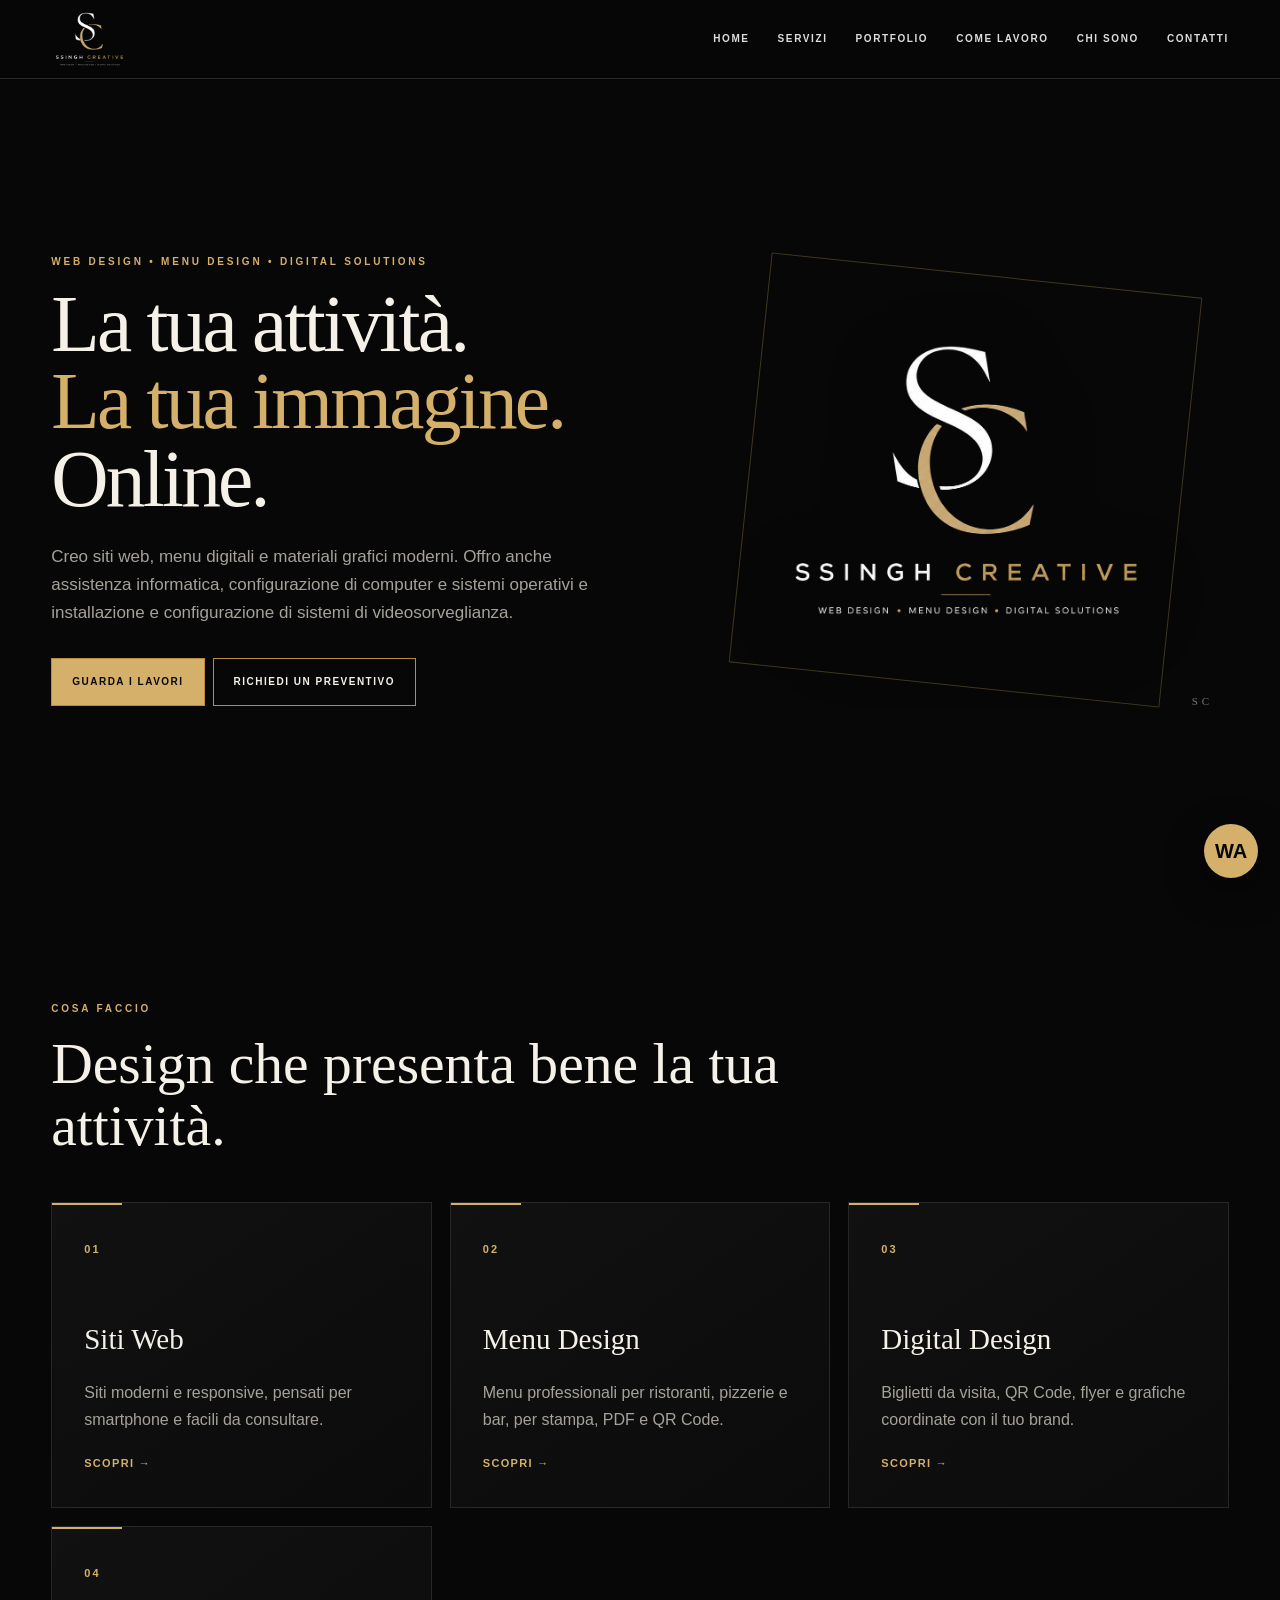
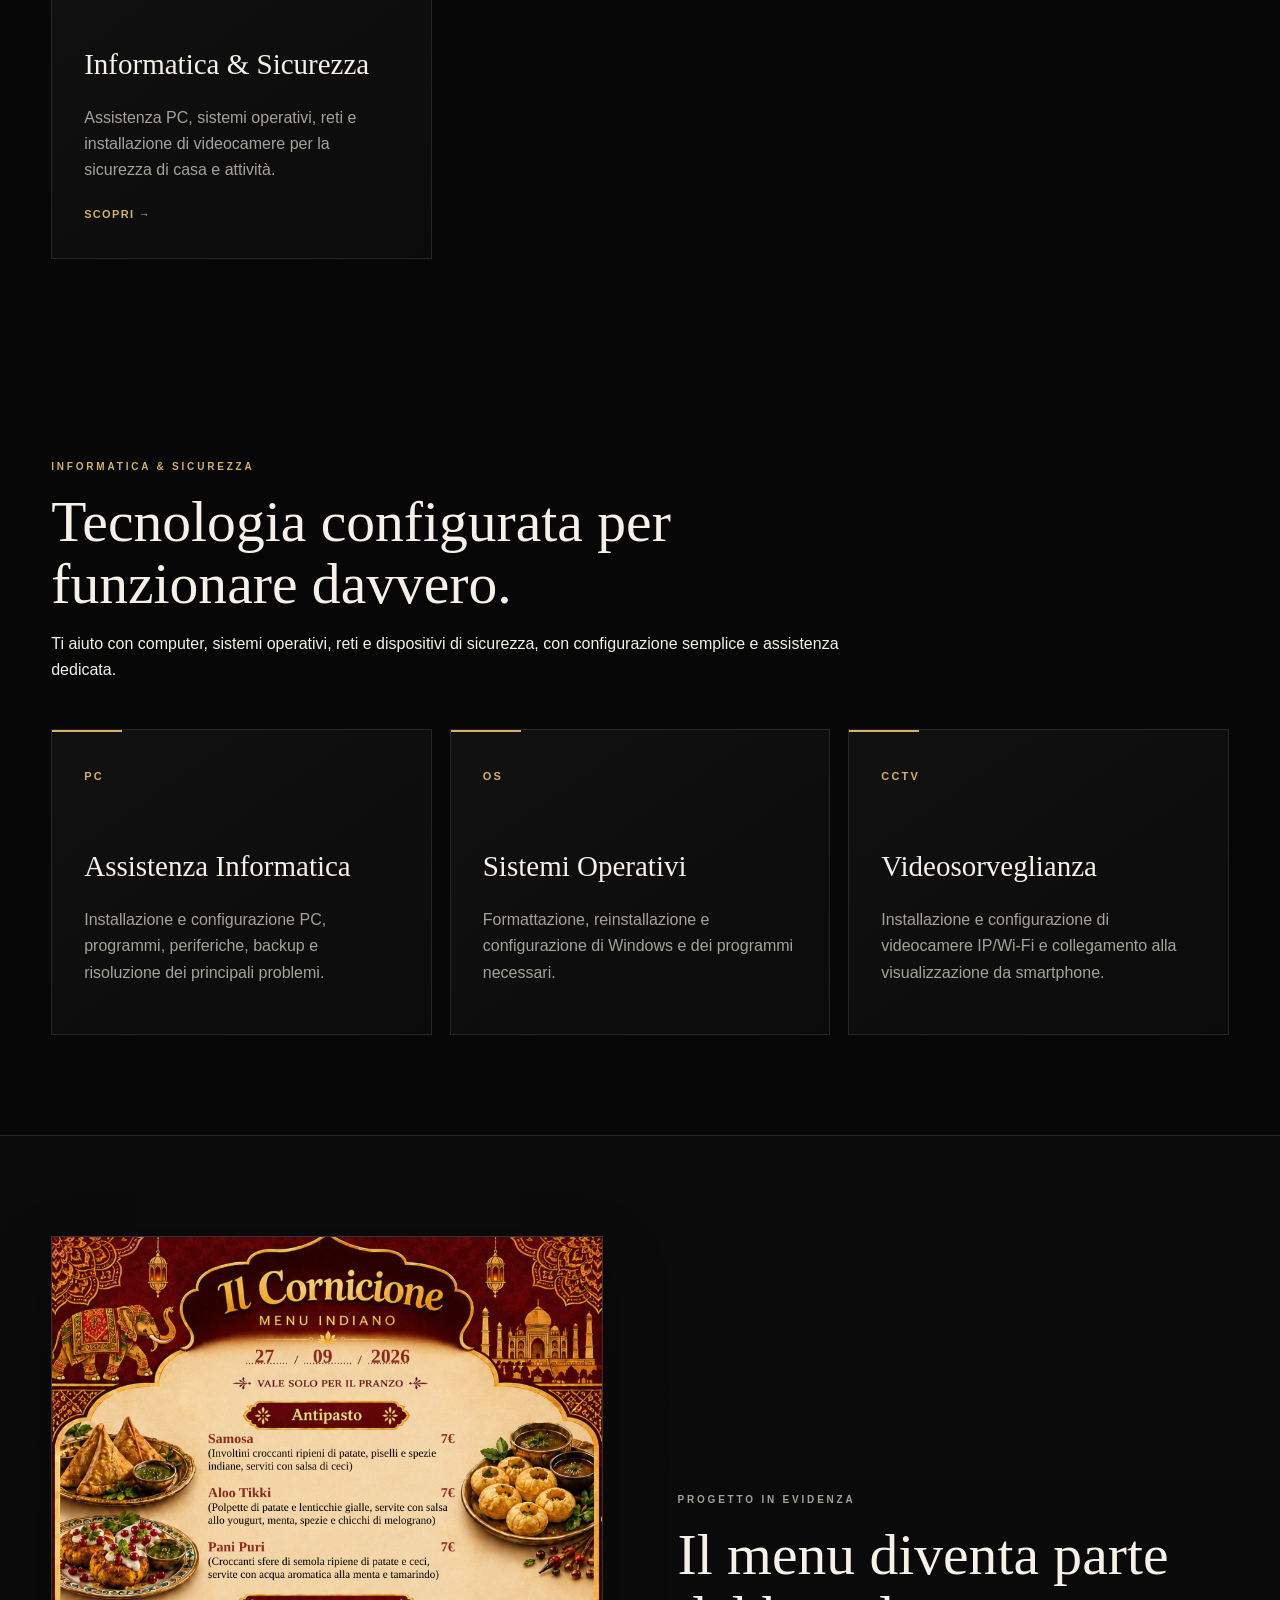
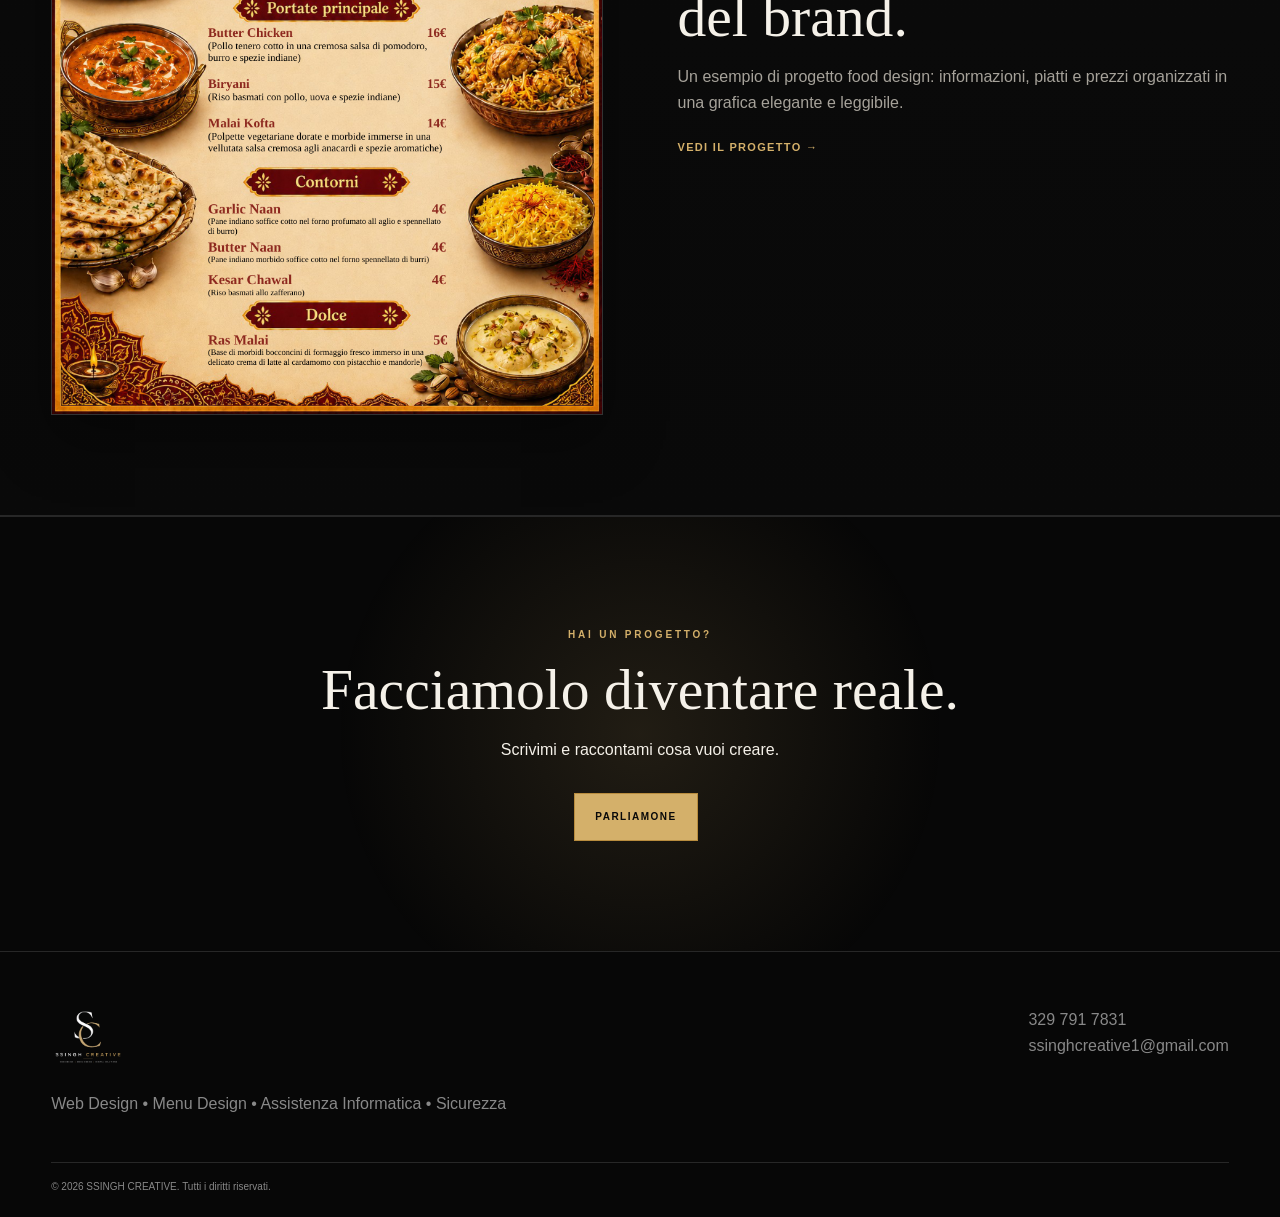
<file: index.html>
<!doctype html><html lang="it"><head><meta charset="utf-8"><meta name="viewport" content="width=device-width,initial-scale=1"><meta name="description" content="SSINGH CREATIVE — Web Design, Menu Design, Assistenza Informatica e Sicurezza."><title>Web Design & Digital Solutions | SSINGH CREATIVE</title><link rel="stylesheet" href="style.css"><meta name="theme-color" content="#070707"><meta property="og:title" content="SSINGH CREATIVE — Web Design & Digital Solutions"><meta property="og:description" content="Siti web, menu design, assistenza informatica e soluzioni di sicurezza per privati, attività e professionisti."><link rel="icon" type="image/png" href="assets/logo-clean.png"></head><body><header><div class="wrap bar"><a class="brand" href="index.html"><img class="logo" src="assets/logo-clean.png" alt="SSINGH CREATIVE"></a><button class="toggle">☰</button><nav class="nav"><a href="index.html">Home</a><a href="servizi.html">Servizi</a><a href="portfolio.html">Portfolio</a><a href="come-lavoro.html">Come lavoro</a><a href="chi-sono.html">Chi sono</a><a href="contatti.html">Contatti</a></nav></div></header><main><section class="wrap hero"><div><p class="ey">WEB DESIGN • MENU DESIGN • DIGITAL SOLUTIONS</p><h1>La tua attività.<br><span class="gold">La tua immagine.</span><br>Online.</h1><p class="lead">Creo siti web, menu digitali e materiali grafici moderni. Offro anche assistenza informatica, configurazione di computer e sistemi operativi e installazione e configurazione di sistemi di videosorveglianza.</p><a class="btn primary" href="portfolio.html">Guarda i lavori</a><a class="btn" href="contatti.html">Richiedi un preventivo</a></div><div class="hero-visual"><img class="hero-logo" src="assets/logo-clean.png" alt="SSINGH CREATIVE"></div></section>
<section class="section"><div class="wrap"><div class="title"><p class="ey">COSA FACCIO</p><h2>Design che presenta bene la tua attività.</h2></div><div class="cards"><article class="card"><span class="num">01</span><h3>Siti Web</h3><p>Siti moderni e responsive, pensati per smartphone e facili da consultare.</p><a href="servizi.html">Scopri →</a></article><article class="card"><span class="num">02</span><h3>Menu Design</h3><p>Menu professionali per ristoranti, pizzerie e bar, per stampa, PDF e QR Code.</p><a href="servizi.html#menu">Scopri →</a></article><article class="card"><span class="num">03</span><h3>Digital Design</h3><p>Biglietti da visita, QR Code, flyer e grafiche coordinate con il tuo brand.</p><a href="servizi.html#digital">Scopri →</a></article><article class="card"><span class="num">04</span><h3>Informatica & Sicurezza</h3><p>Assistenza PC, sistemi operativi, reti e installazione di videocamere per la sicurezza di casa e attività.</p><a href="servizi.html#informatica">Scopri →</a></article></div></div></section>
<section class="section"><div class="wrap"><div class="title"><p class="ey">INFORMATICA & SICUREZZA</p><h2>Tecnologia configurata per funzionare davvero.</h2><p>Ti aiuto con computer, sistemi operativi, reti e dispositivi di sicurezza, con configurazione semplice e assistenza dedicata.</p></div><div class="cards"><article class="card"><span class="num">PC</span><h3>Assistenza Informatica</h3><p>Installazione e configurazione PC, programmi, periferiche, backup e risoluzione dei principali problemi.</p></article><article class="card"><span class="num">OS</span><h3>Sistemi Operativi</h3><p>Formattazione, reinstallazione e configurazione di Windows e dei programmi necessari.</p></article><article class="card"><span class="num">CCTV</span><h3>Videosorveglianza</h3><p>Installazione e configurazione di videocamere IP/Wi‑Fi e collegamento alla visualizzazione da smartphone.</p></article></div></div></section><section class="section dark"><div class="wrap show"><div><img src="assets/menu-preview.png" alt="Esempio di menu design"></div><div><p class="ey">PROGETTO IN EVIDENZA</p><h2>Il menu diventa parte del brand.</h2><p>Un esempio di progetto food design: informazioni, piatti e prezzi organizzati in una grafica elegante e leggibile.</p><a href="portfolio.html">Vedi il progetto →</a></div></div></section><section class="cta"><p class="ey">HAI UN PROGETTO?</p><h2>Facciamolo diventare reale.</h2><p>Scrivimi e raccontami cosa vuoi creare.</p><a class="btn primary" href="contatti.html">Parliamone</a></section></main><a class="wa" href="https://wa.me/393297917831?text=Ciao%20SSINGH%20CREATIVE%2C%20vorrei%20informazioni." target="_blank" aria-label="Contatta SSINGH CREATIVE su WhatsApp">WA</a><footer class="footer"><div class="wrap foot"><div><img src="assets/logo-clean.png" alt="SSINGH CREATIVE"><p>Web Design • Menu Design • Assistenza Informatica • Sicurezza</p></div><div><a href="tel:+393297917831">329 791 7831</a><br><a href="mailto:ssinghcreative1@gmail.com">ssinghcreative1@gmail.com</a></div></div><div class="wrap copy">© 2026 SSINGH CREATIVE. Tutti i diritti riservati.</div></footer><script>const b=document.querySelector('.toggle'),n=document.querySelector('.nav');b&&b.addEventListener('click',()=>n.classList.toggle('open'));</script></body></html>
</file>
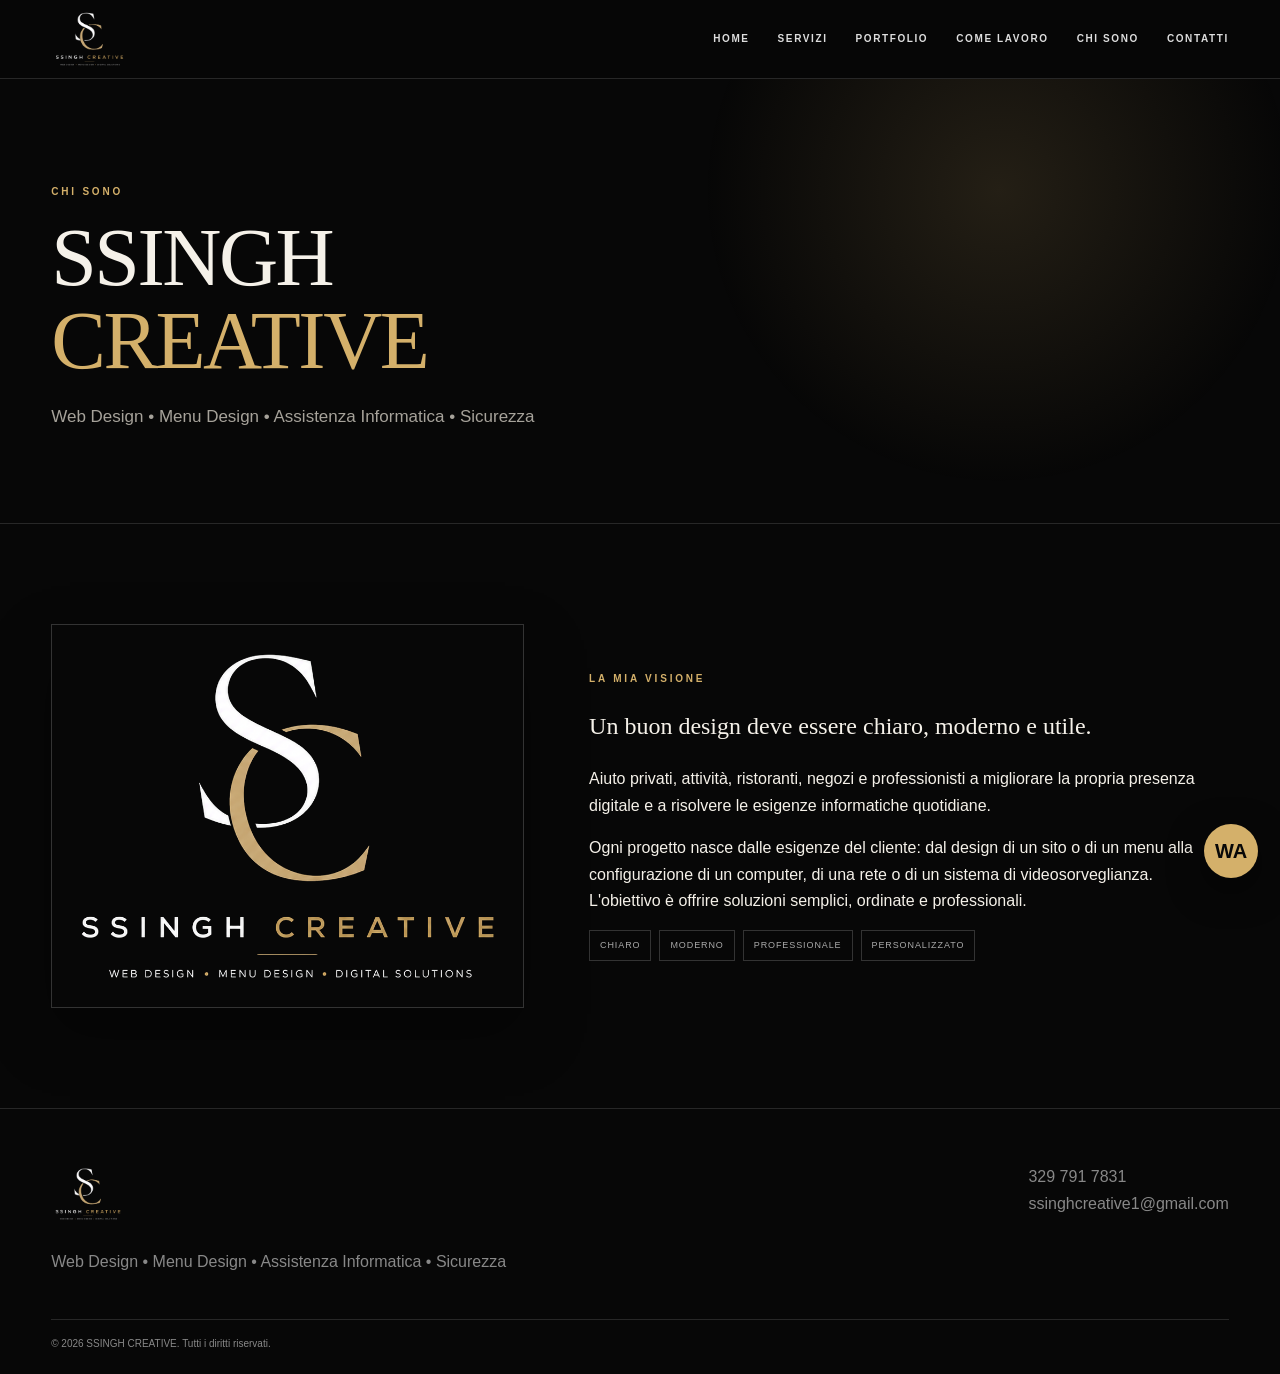
<file: chi-sono.html>
<!doctype html><html lang="it"><head><meta charset="utf-8"><meta name="viewport" content="width=device-width,initial-scale=1"><meta name="description" content="SSINGH CREATIVE — Web Design, Menu Design, Assistenza Informatica e Sicurezza."><title>Chi sono | SSINGH CREATIVE</title><link rel="stylesheet" href="style.css"><meta name="theme-color" content="#070707"><meta property="og:title" content="SSINGH CREATIVE — Web Design & Digital Solutions"><meta property="og:description" content="Siti web, menu design, assistenza informatica e soluzioni di sicurezza per privati, attività e professionisti."><link rel="icon" type="image/png" href="assets/logo-clean.png"></head><body><header><div class="wrap bar"><a class="brand" href="index.html"><img class="logo" src="assets/logo-clean.png" alt="SSINGH CREATIVE"></a><button class="toggle">☰</button><nav class="nav"><a href="index.html">Home</a><a href="servizi.html">Servizi</a><a href="portfolio.html">Portfolio</a><a href="come-lavoro.html">Come lavoro</a><a href="chi-sono.html">Chi sono</a><a href="contatti.html">Contatti</a></nav></div></header><main><section class="page"><div class="wrap"><p class="ey">CHI SONO</p><h1>SSINGH<br><span class="gold">CREATIVE</span></h1><p class="lead">Web Design • Menu Design • Assistenza Informatica • Sicurezza</p></div></section><section class="section"><div class="wrap about"><div><img src="assets/logo-clean.png" alt="SSINGH CREATIVE"></div><div><p class="ey">LA MIA VISIONE</p><h2>Un buon design deve essere chiaro, moderno e utile.</h2><p>Aiuto privati, attività, ristoranti, negozi e professionisti a migliorare la propria presenza digitale e a risolvere le esigenze informatiche quotidiane.</p><p>Ogni progetto nasce dalle esigenze del cliente: dal design di un sito o di un menu alla configurazione di un computer, di una rete o di un sistema di videosorveglianza. L'obiettivo è offrire soluzioni semplici, ordinate e professionali.</p><div class="values"><span>CHIARO</span><span>MODERNO</span><span>PROFESSIONALE</span><span>PERSONALIZZATO</span></div></div></div></section></main><a class="wa" href="https://wa.me/393297917831?text=Ciao%20SSINGH%20CREATIVE%2C%20vorrei%20informazioni." target="_blank" aria-label="Contatta SSINGH CREATIVE su WhatsApp">WA</a><footer class="footer"><div class="wrap foot"><div><img src="assets/logo-clean.png" alt="SSINGH CREATIVE"><p>Web Design • Menu Design • Assistenza Informatica • Sicurezza</p></div><div><a href="tel:+393297917831">329 791 7831</a><br><a href="mailto:ssinghcreative1@gmail.com">ssinghcreative1@gmail.com</a></div></div><div class="wrap copy">© 2026 SSINGH CREATIVE. Tutti i diritti riservati.</div></footer><script>const b=document.querySelector('.toggle'),n=document.querySelector('.nav');b&&b.addEventListener('click',()=>n.classList.toggle('open'));</script></body></html>
</file>
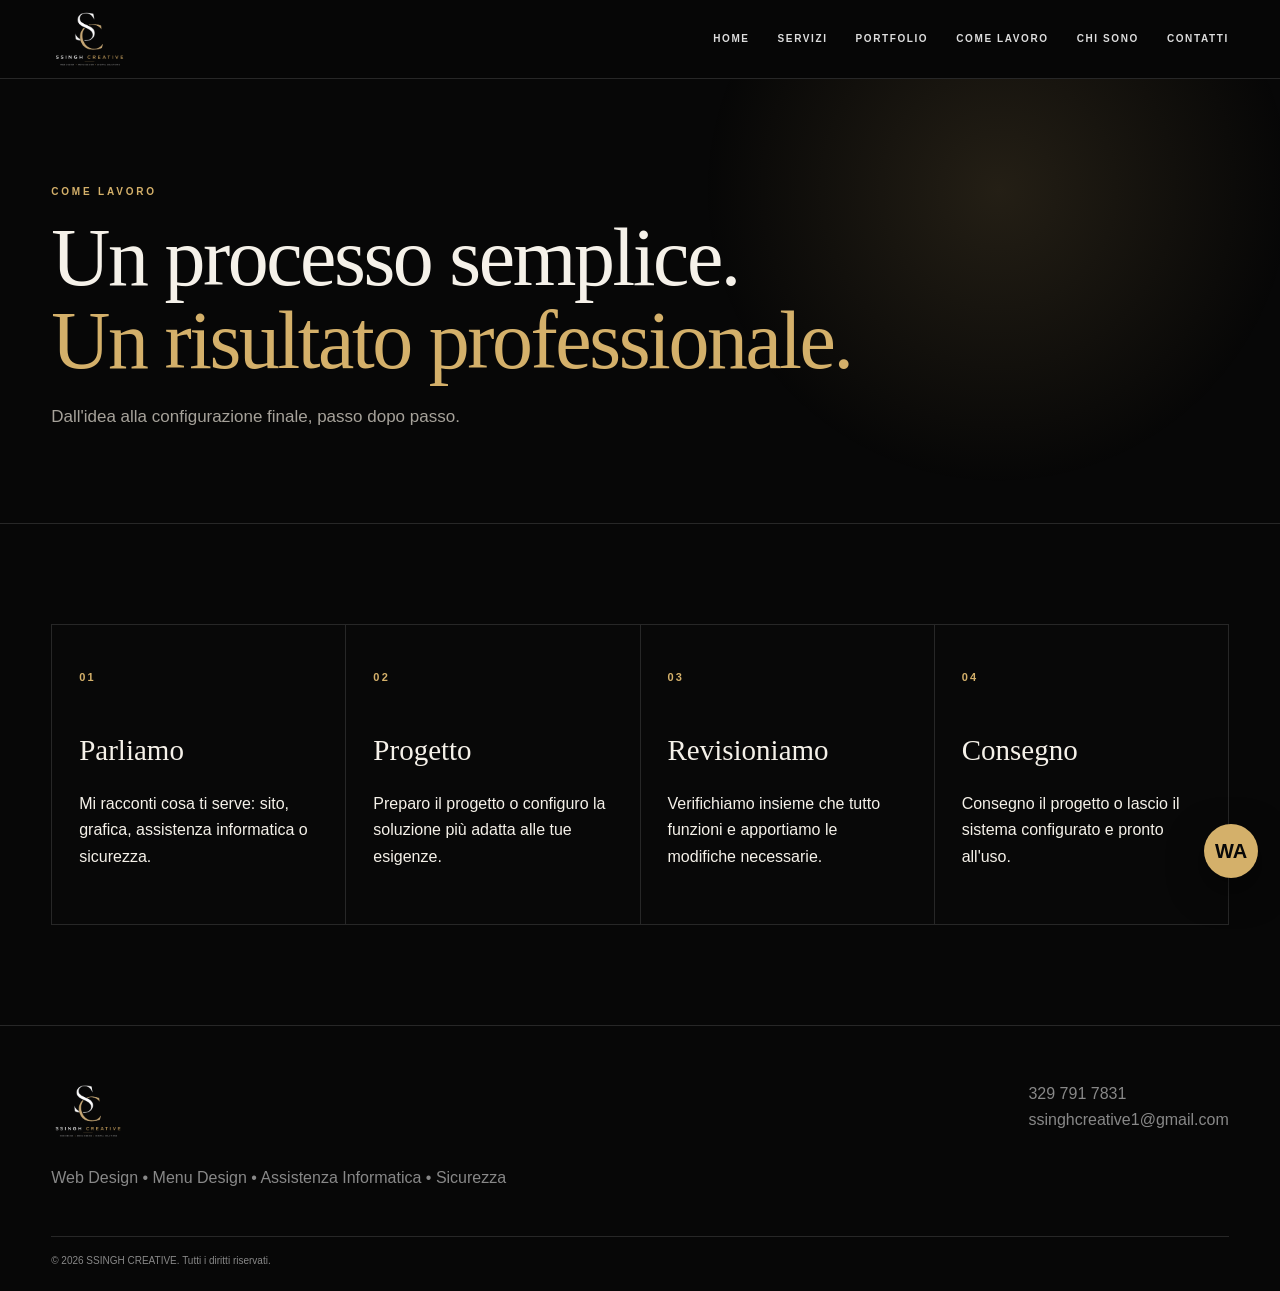
<file: come-lavoro.html>
<!doctype html><html lang="it"><head><meta charset="utf-8"><meta name="viewport" content="width=device-width,initial-scale=1"><meta name="description" content="SSINGH CREATIVE — Web Design, Menu Design, Assistenza Informatica e Sicurezza."><title>Come lavoro | SSINGH CREATIVE</title><link rel="stylesheet" href="style.css"><meta name="theme-color" content="#070707"><meta property="og:title" content="SSINGH CREATIVE — Web Design & Digital Solutions"><meta property="og:description" content="Siti web, menu design, assistenza informatica e soluzioni di sicurezza per privati, attività e professionisti."><link rel="icon" type="image/png" href="assets/logo-clean.png"></head><body><header><div class="wrap bar"><a class="brand" href="index.html"><img class="logo" src="assets/logo-clean.png" alt="SSINGH CREATIVE"></a><button class="toggle">☰</button><nav class="nav"><a href="index.html">Home</a><a href="servizi.html">Servizi</a><a href="portfolio.html">Portfolio</a><a href="come-lavoro.html">Come lavoro</a><a href="chi-sono.html">Chi sono</a><a href="contatti.html">Contatti</a></nav></div></header><main><section class="page"><div class="wrap"><p class="ey">COME LAVORO</p><h1>Un processo semplice.<br><span class="gold">Un risultato professionale.</span></h1><p class="lead">Dall'idea alla configurazione finale, passo dopo passo.</p></div></section><section class="section"><div class="wrap steps"><article><span class="num">01</span><h3>Parliamo</h3><p>Mi racconti cosa ti serve: sito, grafica, assistenza informatica o sicurezza.</p></article><article><span class="num">02</span><h3>Progetto</h3><p>Preparo il progetto o configuro la soluzione più adatta alle tue esigenze.</p></article><article><span class="num">03</span><h3>Revisioniamo</h3><p>Verifichiamo insieme che tutto funzioni e apportiamo le modifiche necessarie.</p></article><article><span class="num">04</span><h3>Consegno</h3><p>Consegno il progetto o lascio il sistema configurato e pronto all'uso.</p></article></div></section></main><a class="wa" href="https://wa.me/393297917831?text=Ciao%20SSINGH%20CREATIVE%2C%20vorrei%20informazioni." target="_blank" aria-label="Contatta SSINGH CREATIVE su WhatsApp">WA</a><footer class="footer"><div class="wrap foot"><div><img src="assets/logo-clean.png" alt="SSINGH CREATIVE"><p>Web Design • Menu Design • Assistenza Informatica • Sicurezza</p></div><div><a href="tel:+393297917831">329 791 7831</a><br><a href="mailto:ssinghcreative1@gmail.com">ssinghcreative1@gmail.com</a></div></div><div class="wrap copy">© 2026 SSINGH CREATIVE. Tutti i diritti riservati.</div></footer><script>const b=document.querySelector('.toggle'),n=document.querySelector('.nav');b&&b.addEventListener('click',()=>n.classList.toggle('open'));</script></body></html>
</file>
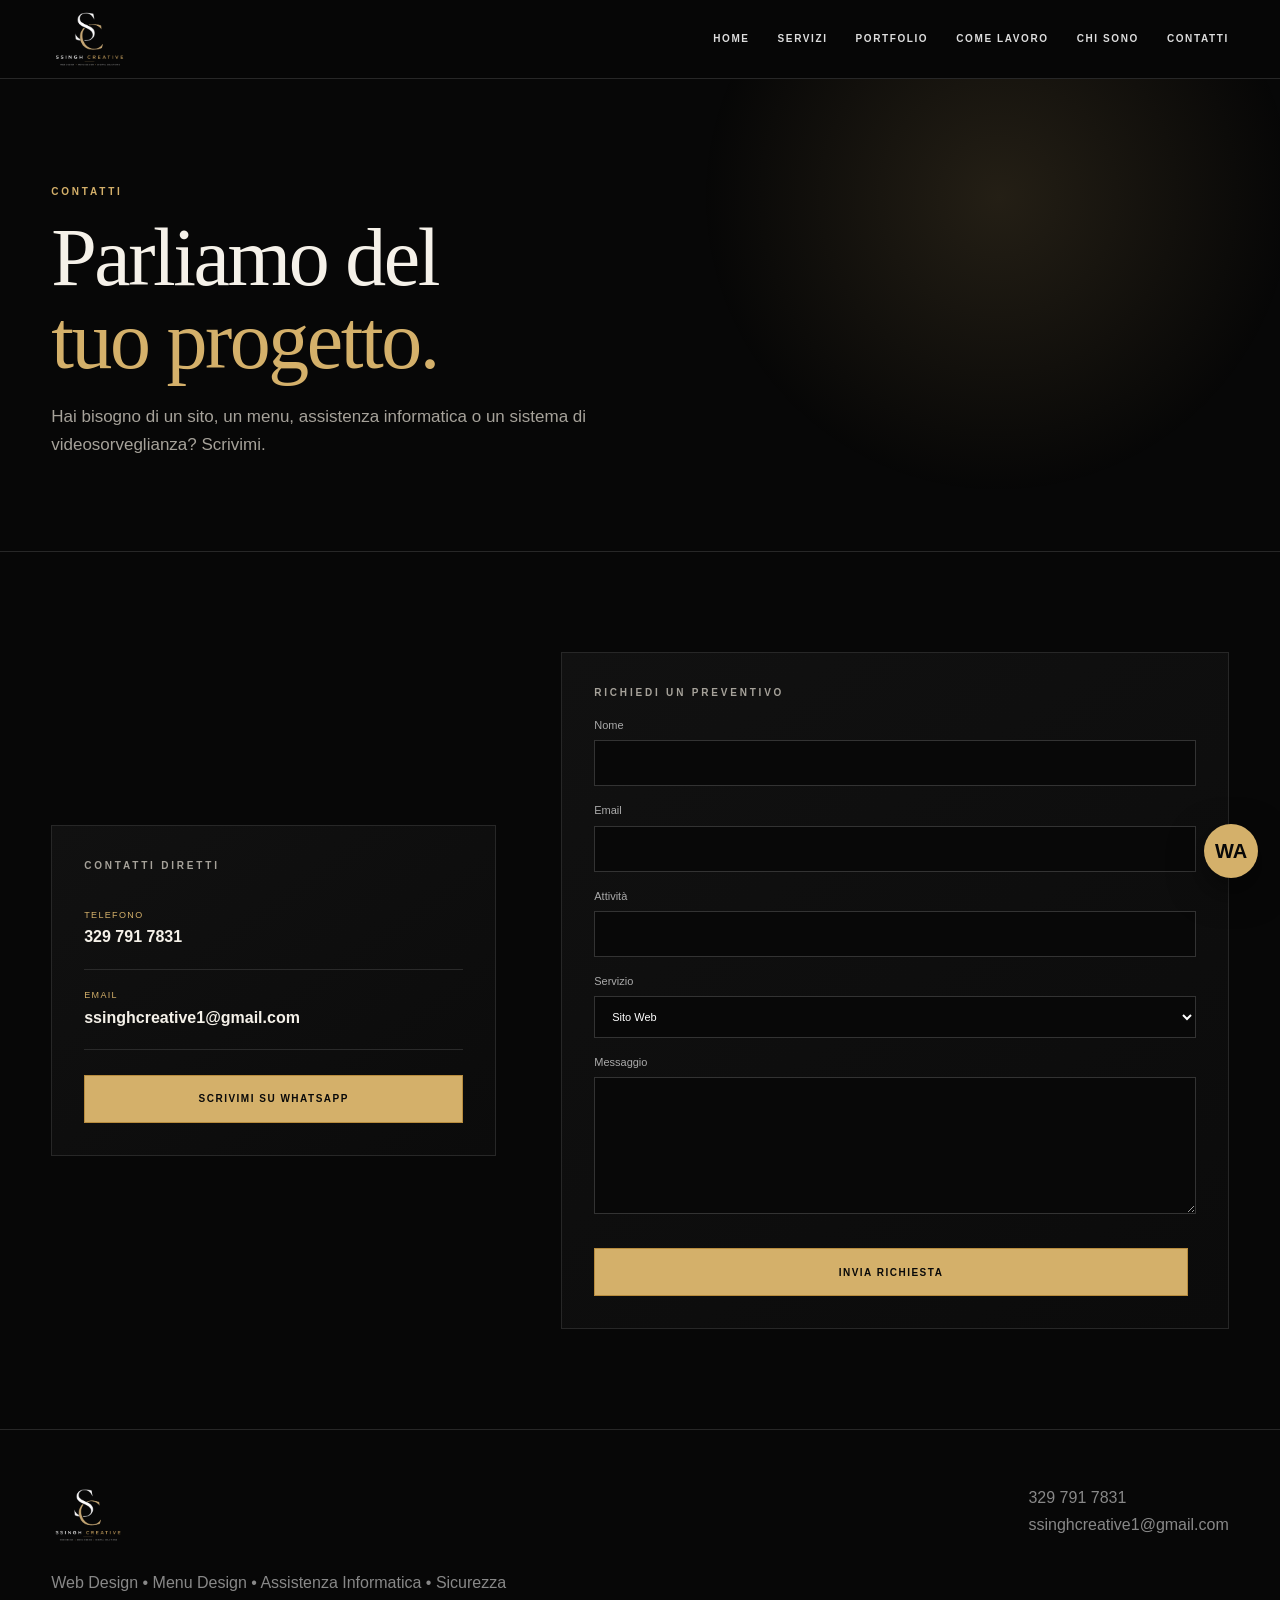
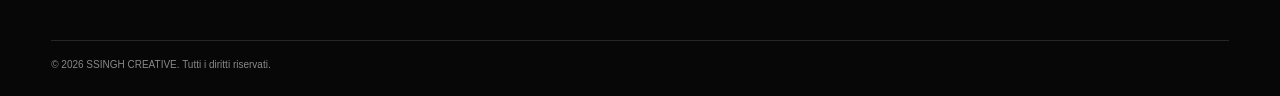
<file: contatti.html>
<!doctype html><html lang="it"><head><meta charset="utf-8"><meta name="viewport" content="width=device-width,initial-scale=1"><meta name="description" content="SSINGH CREATIVE — Web Design, Menu Design, Assistenza Informatica e Sicurezza."><title>Contatti | SSINGH CREATIVE</title><link rel="stylesheet" href="style.css"><meta name="theme-color" content="#070707"><meta property="og:title" content="SSINGH CREATIVE — Web Design & Digital Solutions"><meta property="og:description" content="Siti web, menu design, assistenza informatica e soluzioni di sicurezza per privati, attività e professionisti."><link rel="icon" type="image/png" href="assets/logo-clean.png"></head><body><header><div class="wrap bar"><a class="brand" href="index.html"><img class="logo" src="assets/logo-clean.png" alt="SSINGH CREATIVE"></a><button class="toggle">☰</button><nav class="nav"><a href="index.html">Home</a><a href="servizi.html">Servizi</a><a href="portfolio.html">Portfolio</a><a href="come-lavoro.html">Come lavoro</a><a href="chi-sono.html">Chi sono</a><a href="contatti.html">Contatti</a></nav></div></header><main><section class="page"><div class="wrap"><p class="ey">CONTATTI</p><h1>Parliamo del<br><span class="gold">tuo progetto.</span></h1><p class="lead">Hai bisogno di un sito, un menu, assistenza informatica o un sistema di videosorveglianza? Scrivimi.</p></div></section><section class="section"><div class="wrap contact"><div class="box"><p class="ey">CONTATTI DIRETTI</p><a class="line" href="tel:+393297917831"><small>TELEFONO</small><strong>329 791 7831</strong></a><a class="line" href="mailto:ssinghcreative1@gmail.com"><small>EMAIL</small><strong>ssinghcreative1@gmail.com</strong></a><a class="btn primary full" href="https://wa.me/393297917831?text=Ciao%20SSINGH%20CREATIVE%2C%20vorrei%20informazioni." target="_blank">Scrivimi su WhatsApp</a></div><div class="box"><p class="ey">RICHIEDI UN PREVENTIVO</p><form class="form" name="preventivo" method="POST" data-netlify="true"><input type="hidden" name="form-name" value="preventivo"><label>Nome<input name="nome" autocomplete="name" required></label><label>Email<input type="email" name="email" autocomplete="email" required></label><label>Attività<input name="attivita"></label><label>Servizio<select name="servizio"><option>Sito Web</option><option>Menu Design</option><option>Menu con QR Code</option><option>Biglietto da visita</option><option>Digital Design</option><option>Assistenza Informatica</option><option>Installazione / configurazione sistema operativo</option><option>Videosorveglianza e videocamere</option><option>Configurazione rete / Wi‑Fi</option><option>Altro</option></select></label><label>Messaggio<textarea name="messaggio" rows="6" required></textarea></label><button class="btn primary" type="submit">Invia richiesta</button></form></div></div></section></main><a class="wa" href="https://wa.me/393297917831?text=Ciao%20SSINGH%20CREATIVE%2C%20vorrei%20informazioni." target="_blank" aria-label="Contatta SSINGH CREATIVE su WhatsApp">WA</a><footer class="footer"><div class="wrap foot"><div><img src="assets/logo-clean.png" alt="SSINGH CREATIVE"><p>Web Design • Menu Design • Assistenza Informatica • Sicurezza</p></div><div><a href="tel:+393297917831">329 791 7831</a><br><a href="mailto:ssinghcreative1@gmail.com">ssinghcreative1@gmail.com</a></div></div><div class="wrap copy">© 2026 SSINGH CREATIVE. Tutti i diritti riservati.</div></footer><script>const b=document.querySelector('.toggle'),n=document.querySelector('.nav');b&&b.addEventListener('click',()=>n.classList.toggle('open'));</script></body></html>
</file>
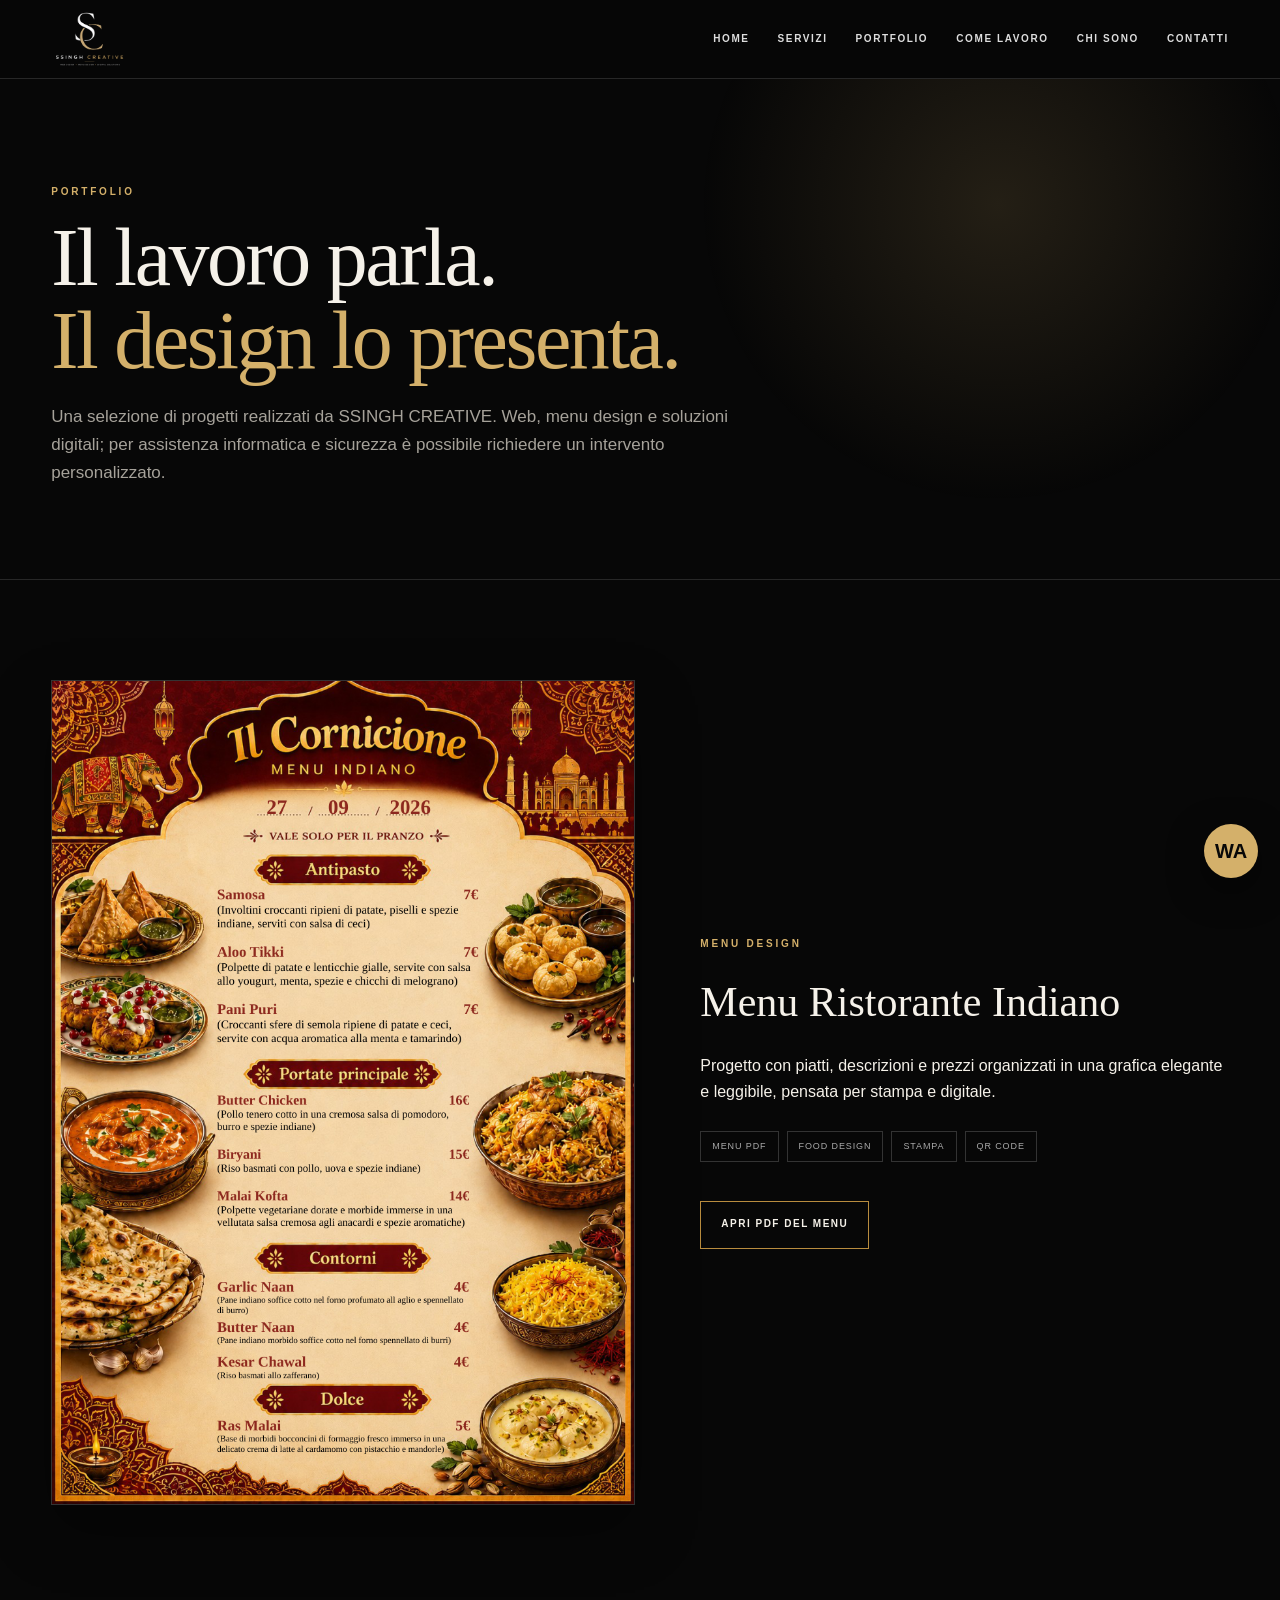
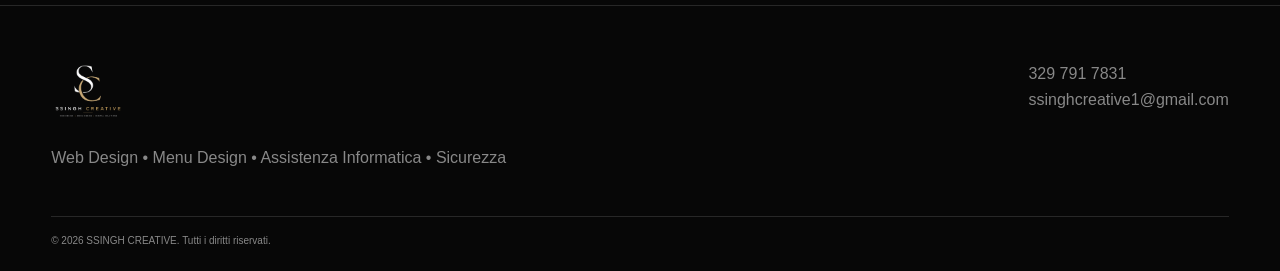
<file: portfolio.html>
<!doctype html><html lang="it"><head><meta charset="utf-8"><meta name="viewport" content="width=device-width,initial-scale=1"><meta name="description" content="SSINGH CREATIVE — Web Design, Menu Design, Assistenza Informatica e Sicurezza."><title>Portfolio | SSINGH CREATIVE</title><link rel="stylesheet" href="style.css"><meta name="theme-color" content="#070707"><meta property="og:title" content="SSINGH CREATIVE — Web Design & Digital Solutions"><meta property="og:description" content="Siti web, menu design, assistenza informatica e soluzioni di sicurezza per privati, attività e professionisti."><link rel="icon" type="image/png" href="assets/logo-clean.png"></head><body><header><div class="wrap bar"><a class="brand" href="index.html"><img class="logo" src="assets/logo-clean.png" alt="SSINGH CREATIVE"></a><button class="toggle">☰</button><nav class="nav"><a href="index.html">Home</a><a href="servizi.html">Servizi</a><a href="portfolio.html">Portfolio</a><a href="come-lavoro.html">Come lavoro</a><a href="chi-sono.html">Chi sono</a><a href="contatti.html">Contatti</a></nav></div></header><main><section class="page"><div class="wrap"><p class="ey">PORTFOLIO</p><h1>Il lavoro parla.<br><span class="gold">Il design lo presenta.</span></h1><p class="lead">Una selezione di progetti realizzati da SSINGH CREATIVE. Web, menu design e soluzioni digitali; per assistenza informatica e sicurezza è possibile richiedere un intervento personalizzato.</p></div></section><section class="section"><div class="wrap project"><div><img src="assets/menu-preview.png" alt="Menu ristorante indiano"></div><div><p class="ey">MENU DESIGN</p><h2>Menu Ristorante Indiano</h2><p>Progetto con piatti, descrizioni e prezzi organizzati in una grafica elegante e leggibile, pensata per stampa e digitale.</p><div class="tags"><span>Menu PDF</span><span>Food Design</span><span>Stampa</span><span>QR Code</span></div><a class="btn" href="assets/menu-ristorante.pdf" target="_blank">Apri PDF del menu</a></div></div></section></main><a class="wa" href="https://wa.me/393297917831?text=Ciao%20SSINGH%20CREATIVE%2C%20vorrei%20informazioni." target="_blank" aria-label="Contatta SSINGH CREATIVE su WhatsApp">WA</a><footer class="footer"><div class="wrap foot"><div><img src="assets/logo-clean.png" alt="SSINGH CREATIVE"><p>Web Design • Menu Design • Assistenza Informatica • Sicurezza</p></div><div><a href="tel:+393297917831">329 791 7831</a><br><a href="mailto:ssinghcreative1@gmail.com">ssinghcreative1@gmail.com</a></div></div><div class="wrap copy">© 2026 SSINGH CREATIVE. Tutti i diritti riservati.</div></footer><script>const b=document.querySelector('.toggle'),n=document.querySelector('.nav');b&&b.addEventListener('click',()=>n.classList.toggle('open'));</script></body></html>
</file>
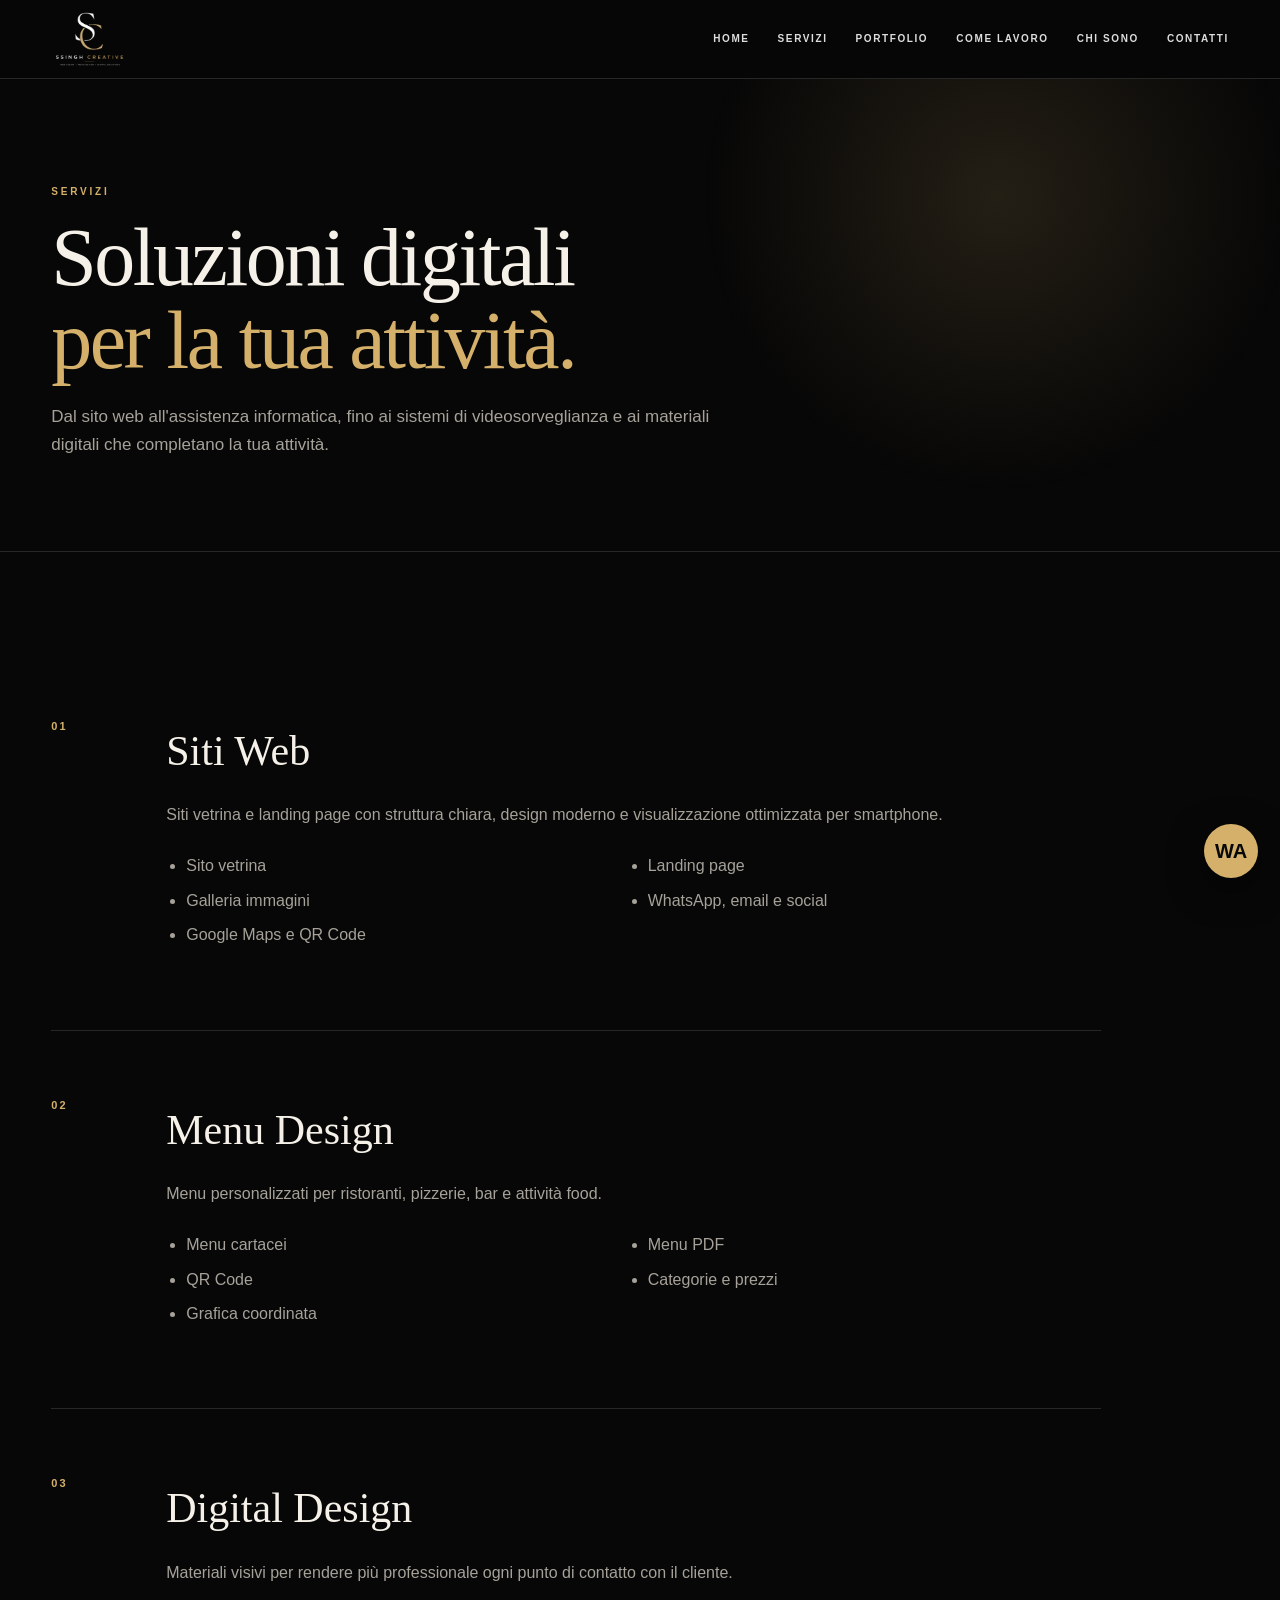
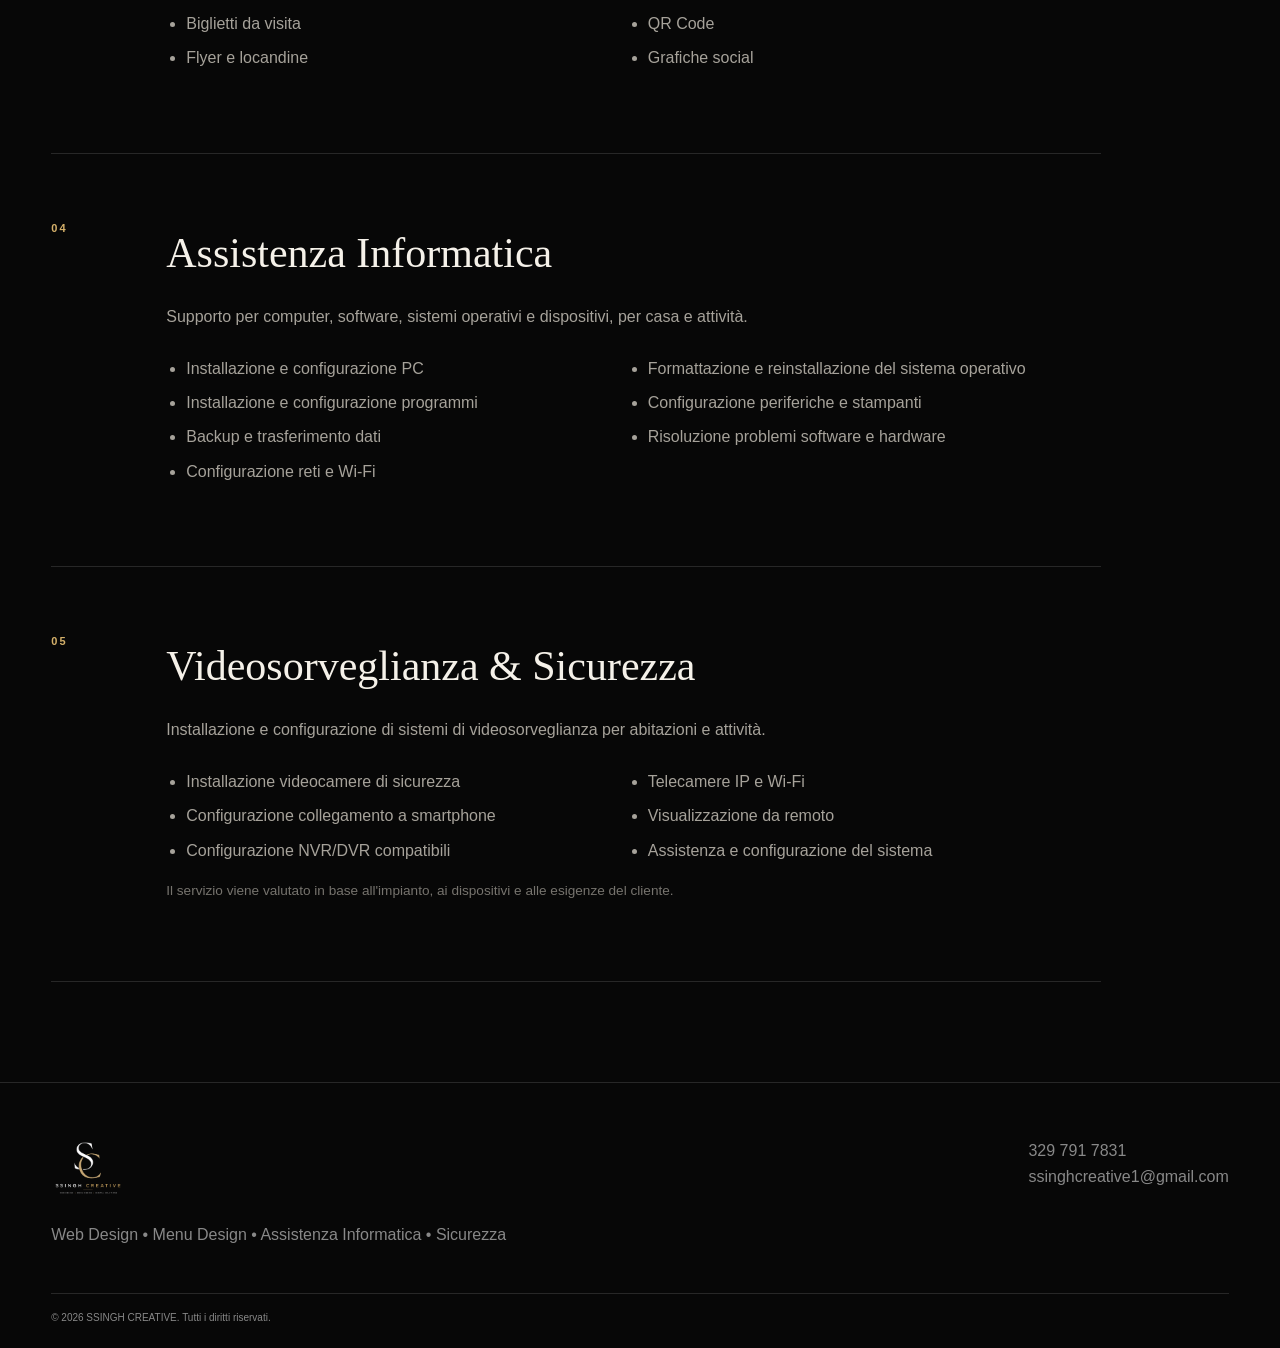
<file: servizi.html>
<!doctype html><html lang="it"><head><meta charset="utf-8"><meta name="viewport" content="width=device-width,initial-scale=1"><meta name="description" content="SSINGH CREATIVE — Web Design, Menu Design, Assistenza Informatica e Sicurezza."><title>Servizi | SSINGH CREATIVE</title><link rel="stylesheet" href="style.css"><meta name="theme-color" content="#070707"><meta property="og:title" content="SSINGH CREATIVE — Web Design & Digital Solutions"><meta property="og:description" content="Siti web, menu design, assistenza informatica e soluzioni di sicurezza per privati, attività e professionisti."><link rel="icon" type="image/png" href="assets/logo-clean.png"></head><body><header><div class="wrap bar"><a class="brand" href="index.html"><img class="logo" src="assets/logo-clean.png" alt="SSINGH CREATIVE"></a><button class="toggle">☰</button><nav class="nav"><a href="index.html">Home</a><a href="servizi.html">Servizi</a><a href="portfolio.html">Portfolio</a><a href="come-lavoro.html">Come lavoro</a><a href="chi-sono.html">Chi sono</a><a href="contatti.html">Contatti</a></nav></div></header><main><section class="page"><div class="wrap"><p class="ey">SERVIZI</p><h1>Soluzioni digitali<br><span class="gold">per la tua attività.</span></h1><p class="lead">Dal sito web all'assistenza informatica, fino ai sistemi di videosorveglianza e ai materiali digitali che completano la tua attività.</p></div></section><section class="section"><div class="wrap">
<article id="web" class="service"><div class="num">01</div><div><h2>Siti Web</h2><p>Siti vetrina e landing page con struttura chiara, design moderno e visualizzazione ottimizzata per smartphone.</p><ul><li>Sito vetrina</li><li>Landing page</li><li>Galleria immagini</li><li>WhatsApp, email e social</li><li>Google Maps e QR Code</li></ul></div></article>
<article id="menu" class="service"><div class="num">02</div><div><h2>Menu Design</h2><p>Menu personalizzati per ristoranti, pizzerie, bar e attività food.</p><ul><li>Menu cartacei</li><li>Menu PDF</li><li>QR Code</li><li>Categorie e prezzi</li><li>Grafica coordinata</li></ul></div></article>
<article id="digital" class="service"><div class="num">03</div><div><h2>Digital Design</h2><p>Materiali visivi per rendere più professionale ogni punto di contatto con il cliente.</p><ul><li>Biglietti da visita</li><li>QR Code</li><li>Flyer e locandine</li><li>Grafiche social</li></ul></div></article>
<article id="informatica" class="service"><div class="num">04</div><div><h2>Assistenza Informatica</h2><p>Supporto per computer, software, sistemi operativi e dispositivi, per casa e attività.</p><ul><li>Installazione e configurazione PC</li><li>Formattazione e reinstallazione del sistema operativo</li><li>Installazione e configurazione programmi</li><li>Configurazione periferiche e stampanti</li><li>Backup e trasferimento dati</li><li>Risoluzione problemi software e hardware</li><li>Configurazione reti e Wi‑Fi</li></ul></div></article>
<article id="sicurezza" class="service"><div class="num">05</div><div><h2>Videosorveglianza & Sicurezza</h2><p>Installazione e configurazione di sistemi di videosorveglianza per abitazioni e attività.</p><ul><li>Installazione videocamere di sicurezza</li><li>Telecamere IP e Wi‑Fi</li><li>Configurazione collegamento a smartphone</li><li>Visualizzazione da remoto</li><li>Configurazione NVR/DVR compatibili</li><li>Assistenza e configurazione del sistema</li></ul><p class="note">Il servizio viene valutato in base all'impianto, ai dispositivi e alle esigenze del cliente.</p></div></article>
</div></section></main><a class="wa" href="https://wa.me/393297917831?text=Ciao%20SSINGH%20CREATIVE%2C%20vorrei%20informazioni." target="_blank" aria-label="Contatta SSINGH CREATIVE su WhatsApp">WA</a><footer class="footer"><div class="wrap foot"><div><img src="assets/logo-clean.png" alt="SSINGH CREATIVE"><p>Web Design • Menu Design • Assistenza Informatica • Sicurezza</p></div><div><a href="tel:+393297917831">329 791 7831</a><br><a href="mailto:ssinghcreative1@gmail.com">ssinghcreative1@gmail.com</a></div></div><div class="wrap copy">© 2026 SSINGH CREATIVE. Tutti i diritti riservati.</div></footer><script>const b=document.querySelector('.toggle'),n=document.querySelector('.nav');b&&b.addEventListener('click',()=>n.classList.toggle('open'));</script></body></html>
</file>
<file: style.css>
:root{
  --bg:#070707;--panel:#0d0d0d;--panel2:#111;--line:#272727;
  --gold:#d4b06a;--gold2:#b88c3e;--text:#f5f1e9;--muted:#a6a29a;
  --max:1180px;
}
*{box-sizing:border-box}
html{scroll-behavior:smooth}
body{margin:0;background:var(--bg);color:var(--text);font-family:Arial,Helvetica,sans-serif;line-height:1.65}
body:before{content:"";position:fixed;inset:0;pointer-events:none;opacity:.18;background-image:radial-gradient(#fff 0.5px,transparent .5px);background-size:24px 24px;mask-image:linear-gradient(to bottom,black,transparent 70%);z-index:-1}
a{color:inherit;text-decoration:none}
.wrap{width:min(var(--max),92%);margin:auto}
header{position:sticky;top:0;z-index:50;background:rgba(7,7,7,.92);backdrop-filter:blur(14px);border-bottom:1px solid var(--line)}
.bar{height:78px;display:flex;align-items:center;justify-content:space-between}
.brand{display:flex;align-items:center;height:100%;width:190px}
.logo{display:block;width:155px;height:auto;max-height:62px;object-fit:contain;object-position:left center}
.nav{display:flex;align-items:center;gap:28px;font-size:10px;text-transform:uppercase;letter-spacing:.16em;font-weight:700}
.nav a{position:relative;color:#ddd;padding:30px 0}
.nav a:after{content:"";position:absolute;left:0;right:100%;bottom:20px;height:1px;background:var(--gold);transition:.25s}
.nav a:hover{color:#fff}.nav a:hover:after{right:0}
.toggle{display:none;background:none;border:1px solid var(--line);border-radius:6px;color:#fff;font-size:23px;width:44px;height:40px}
.hero{min-height:calc(100vh - 78px);display:grid;grid-template-columns:1.05fr .95fr;align-items:center;gap:70px;padding:70px 0 90px}
.hero-copy{position:relative}
.ey{color:var(--gold);font-size:10px;letter-spacing:.28em;font-weight:800;margin:0 0 15px}
.hero h1,.page h1,h2,h3{font-family:Georgia,"Times New Roman",serif;font-weight:400}
.hero h1{font-size:clamp(52px,6.2vw,86px);line-height:.98;letter-spacing:-.035em;margin:12px 0 24px}
.gold{color:var(--gold)}
.lead{color:var(--muted);max-width:680px;font-size:17px}
.btn{display:inline-flex;align-items:center;justify-content:center;min-height:48px;padding:13px 20px;border:1px solid var(--gold2);font-size:10px;text-transform:uppercase;letter-spacing:.15em;font-weight:800;margin:14px 8px 0 0;transition:.25s}
.btn:hover{transform:translateY(-2px);border-color:var(--gold)}
.primary{background:var(--gold);color:#090909}
.primary:hover{background:#e1c27d}
.hero-visual{position:relative;min-height:500px;display:grid;place-items:center}
.hero-visual:before{content:"";position:absolute;width:82%;height:82%;border:1px solid rgba(212,176,106,.28);transform:rotate(6deg)}
.hero-visual:after{content:"SC";position:absolute;right:3%;bottom:4%;font-family:Georgia,serif;font-size:11px;letter-spacing:.35em;color:#777}
.hero-logo{position:relative;width:min(390px,82%);filter:drop-shadow(0 20px 35px rgba(0,0,0,.5))}
.section{padding:100px 0}
.dark{background:linear-gradient(180deg,#0b0b0b,#090909);border-block:1px solid var(--line)}
.title{max-width:800px;margin-bottom:45px}.title h2,.show h2,.cta h2{font-size:clamp(38px,4.5vw,58px);line-height:1.08;margin:8px 0 15px}
.cards{display:grid;grid-template-columns:repeat(3,1fr);gap:18px}
.card,.box{background:linear-gradient(145deg,#111,#0b0b0b);border:1px solid var(--line);padding:32px;position:relative;overflow:hidden}
.card:before{content:"";position:absolute;left:0;top:0;width:70px;height:2px;background:var(--gold)}
.card{min-height:275px}.num{color:var(--gold);font-size:11px;letter-spacing:.2em;font-weight:800}
.card h3{font-size:29px;margin:55px 0 10px}.card p,.show p,.box p,.service p,.service li{color:var(--muted)}
.card a,.show a{color:var(--gold);font-size:11px;text-transform:uppercase;letter-spacing:.12em;font-weight:800}
.show{display:grid;grid-template-columns:1fr 1fr;align-items:center;gap:75px}
.show-media{position:relative}.show-media:after{content:"";position:absolute;inset:14px -14px -14px 14px;border:1px solid rgba(212,176,106,.22);z-index:0}.show img,.project img,.about img{display:block;position:relative;z-index:1;width:100%;border:1px solid #333;box-shadow:0 25px 55px rgba(0,0,0,.35)}
.page{padding:105px 0 75px;border-bottom:1px solid var(--line);background:radial-gradient(circle at 78% 25%,rgba(212,176,106,.14),transparent 28%)}
.page h1{font-size:clamp(50px,6.4vw,82px);line-height:1.02;letter-spacing:-.03em;margin:10px 0 20px}
.service{display:grid;grid-template-columns:90px 1fr;gap:25px;padding:65px 0;border-bottom:1px solid var(--line);max-width:1050px}
.service h2,.project h2{font-size:42px;margin:0 0 12px}.service ul{display:grid;grid-template-columns:1fr 1fr;gap:8px;margin-top:25px;padding-left:20px}
.project,.about,.contact{display:grid;grid-template-columns:1.05fr .95fr;gap:65px;align-items:center}
.tags{display:flex;gap:8px;flex-wrap:wrap;margin:25px 0}.tags span{border:1px solid #333;padding:7px 11px;color:#aaa;font-size:9px;text-transform:uppercase;letter-spacing:.1em}
.steps{display:grid;grid-template-columns:repeat(4,1fr);gap:1px;background:var(--line);border:1px solid var(--line)}
.steps article{background:#080808;padding:38px 27px;min-height:245px}.steps h3{font-size:29px;margin:38px 0 10px}
.about{grid-template-columns:.85fr 1.15fr}.values{display:flex;gap:8px;flex-wrap:wrap}.values span{border:1px solid #333;padding:7px 10px;font-size:9px;color:#aaa;letter-spacing:.1em}
.contact{grid-template-columns:.8fr 1.2fr}.line{display:block;padding:18px 0;border-bottom:1px solid #2a2a2a}.line small{display:block;color:var(--gold);font-size:9px;letter-spacing:.15em}.line strong{display:block;margin-top:2px}
.full{width:100%;text-align:center;margin-top:25px}.form{display:grid;gap:15px}.form label{font-size:11px;color:#aaa}.form input,.form select,.form textarea{width:100%;background:#080808;border:1px solid #333;color:#fff;padding:13px;margin-top:6px;font:inherit;outline:none}.form input:focus,.form select:focus,.form textarea:focus{border-color:var(--gold)}
.cta{text-align:center;padding:110px 0;border-top:1px solid var(--line);background:radial-gradient(circle,rgba(212,176,106,.13),transparent 45%)}
.footer{border-top:1px solid var(--line);padding:55px 0 22px;color:#888}.foot{display:flex;justify-content:space-between;gap:30px;flex-wrap:wrap}.foot img{width:165px;max-height:60px;object-fit:contain;object-position:left}.foot a:hover{color:var(--gold)}
.copy{border-top:1px solid var(--line);margin-top:28px;padding-top:16px;font-size:10px}
.wa{position:fixed;right:22px;bottom:22px;z-index:40;width:54px;height:54px;border-radius:50%;display:grid;place-items:center;background:var(--gold);color:#080808;font-weight:900;font-size:20px;box-shadow:0 12px 35px rgba(0,0,0,.5)}
@media(max-width:900px){
 .nav{gap:18px}.hero{gap:35px}.show,.project,.about,.contact{grid-template-columns:1fr}.hero-visual{min-height:420px;order:-1}.cards{grid-template-columns:1fr 1fr}.steps{grid-template-columns:1fr 1fr}
}
@media(max-width:760px){
 .bar{height:70px}.brand{width:155px}.logo{width:140px;max-height:54px}.toggle{display:block}
 .nav{display:none;position:absolute;top:70px;left:4%;right:4%;background:#0a0a0a;border:1px solid var(--line);padding:10px 20px;flex-direction:column;align-items:stretch;gap:0;box-shadow:0 20px 50px rgba(0,0,0,.5)}
 .nav.open{display:flex}.nav a{padding:15px 0;border-bottom:1px solid #222}.nav a:last-child{border-bottom:0}.nav a:after{display:none}
 .hero{min-height:auto;grid-template-columns:1fr;padding:60px 0 80px}.hero-visual{order:-1;min-height:330px}.hero-logo{width:280px}.hero h1{font-size:48px}
 .section{padding:75px 0}.service{grid-template-columns:55px 1fr}.service ul{grid-template-columns:1fr}.page{padding:75px 0 55px}
}
@media(max-width:520px){
 .wrap{width:min(92%,430px)}.cards,.steps{grid-template-columns:1fr}.hero h1,.page h1{font-size:43px}.lead{font-size:16px}.hero-visual{min-height:285px}.hero-logo{width:230px}.service h2,.project h2{font-size:35px}.section{padding:60px 0}.wa{right:15px;bottom:15px}
}

.note{font-size:.85rem;opacity:.7;margin-top:1rem}
</file>
